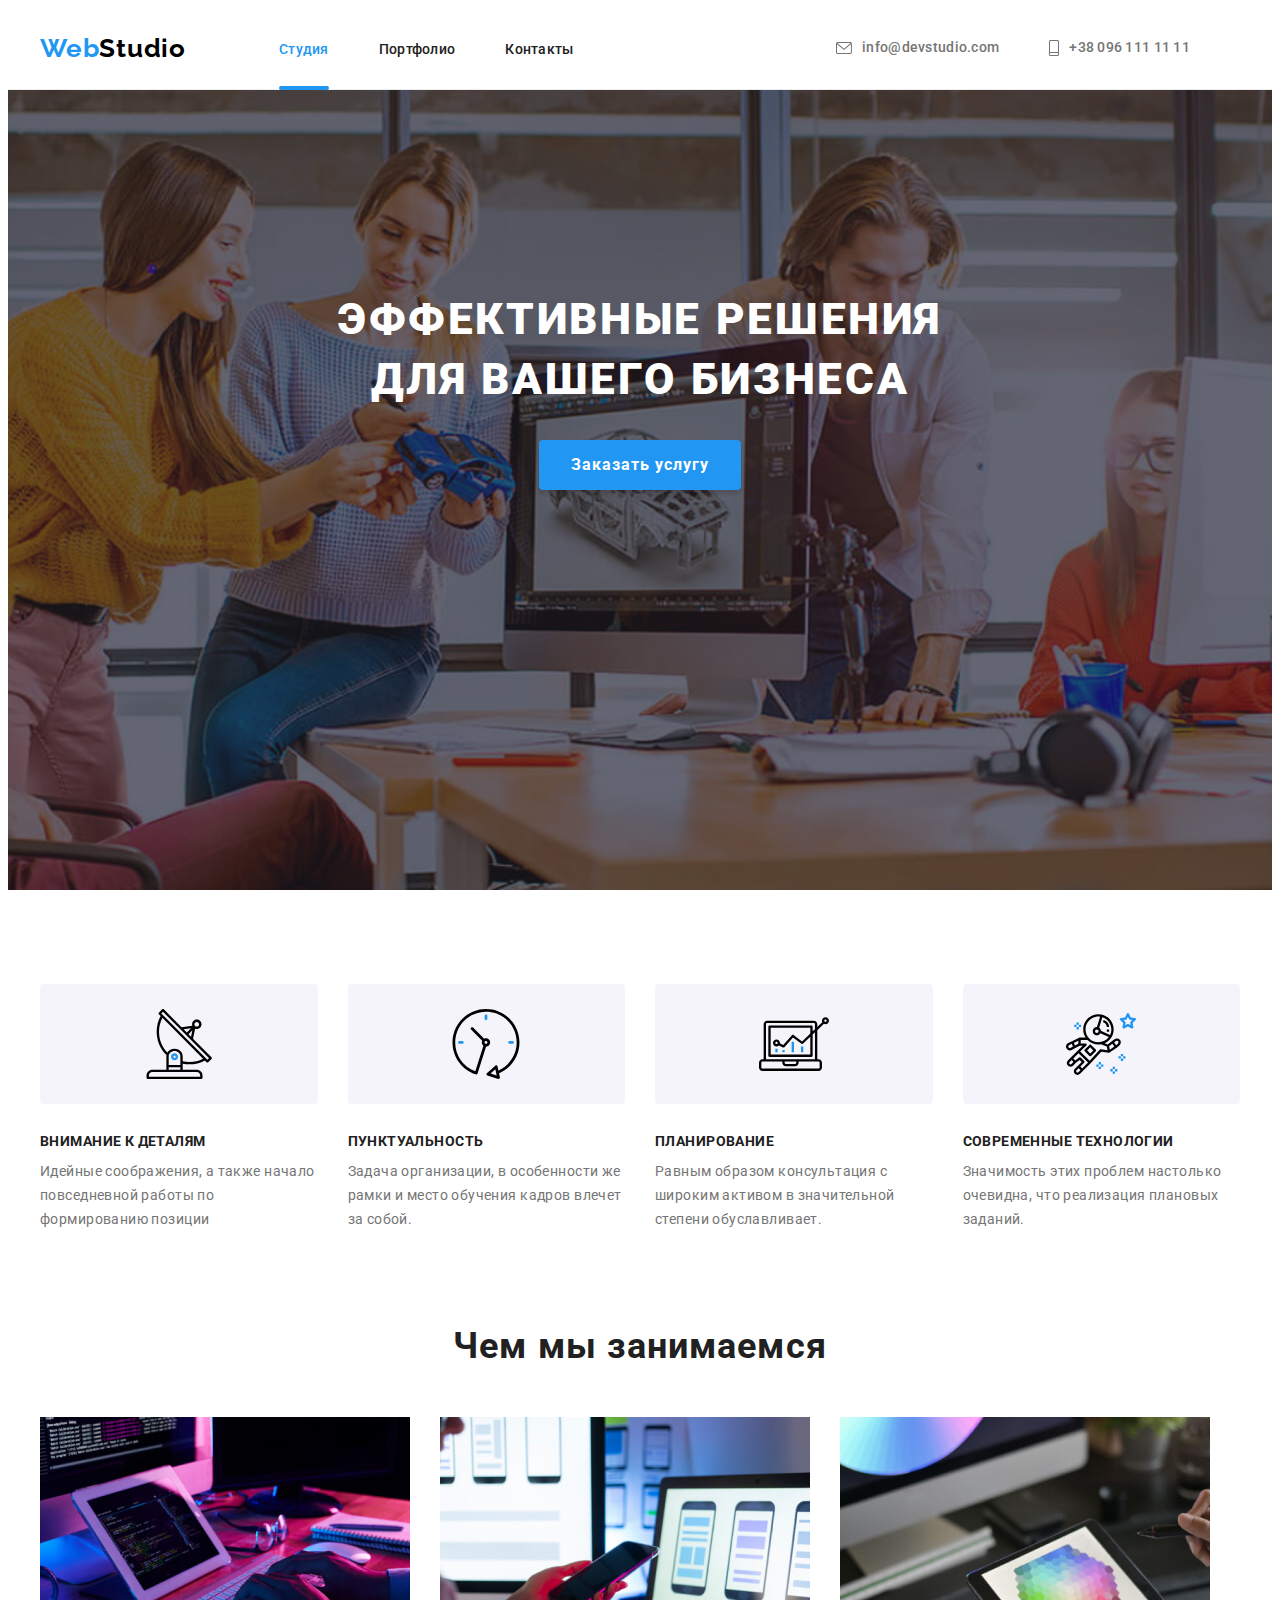
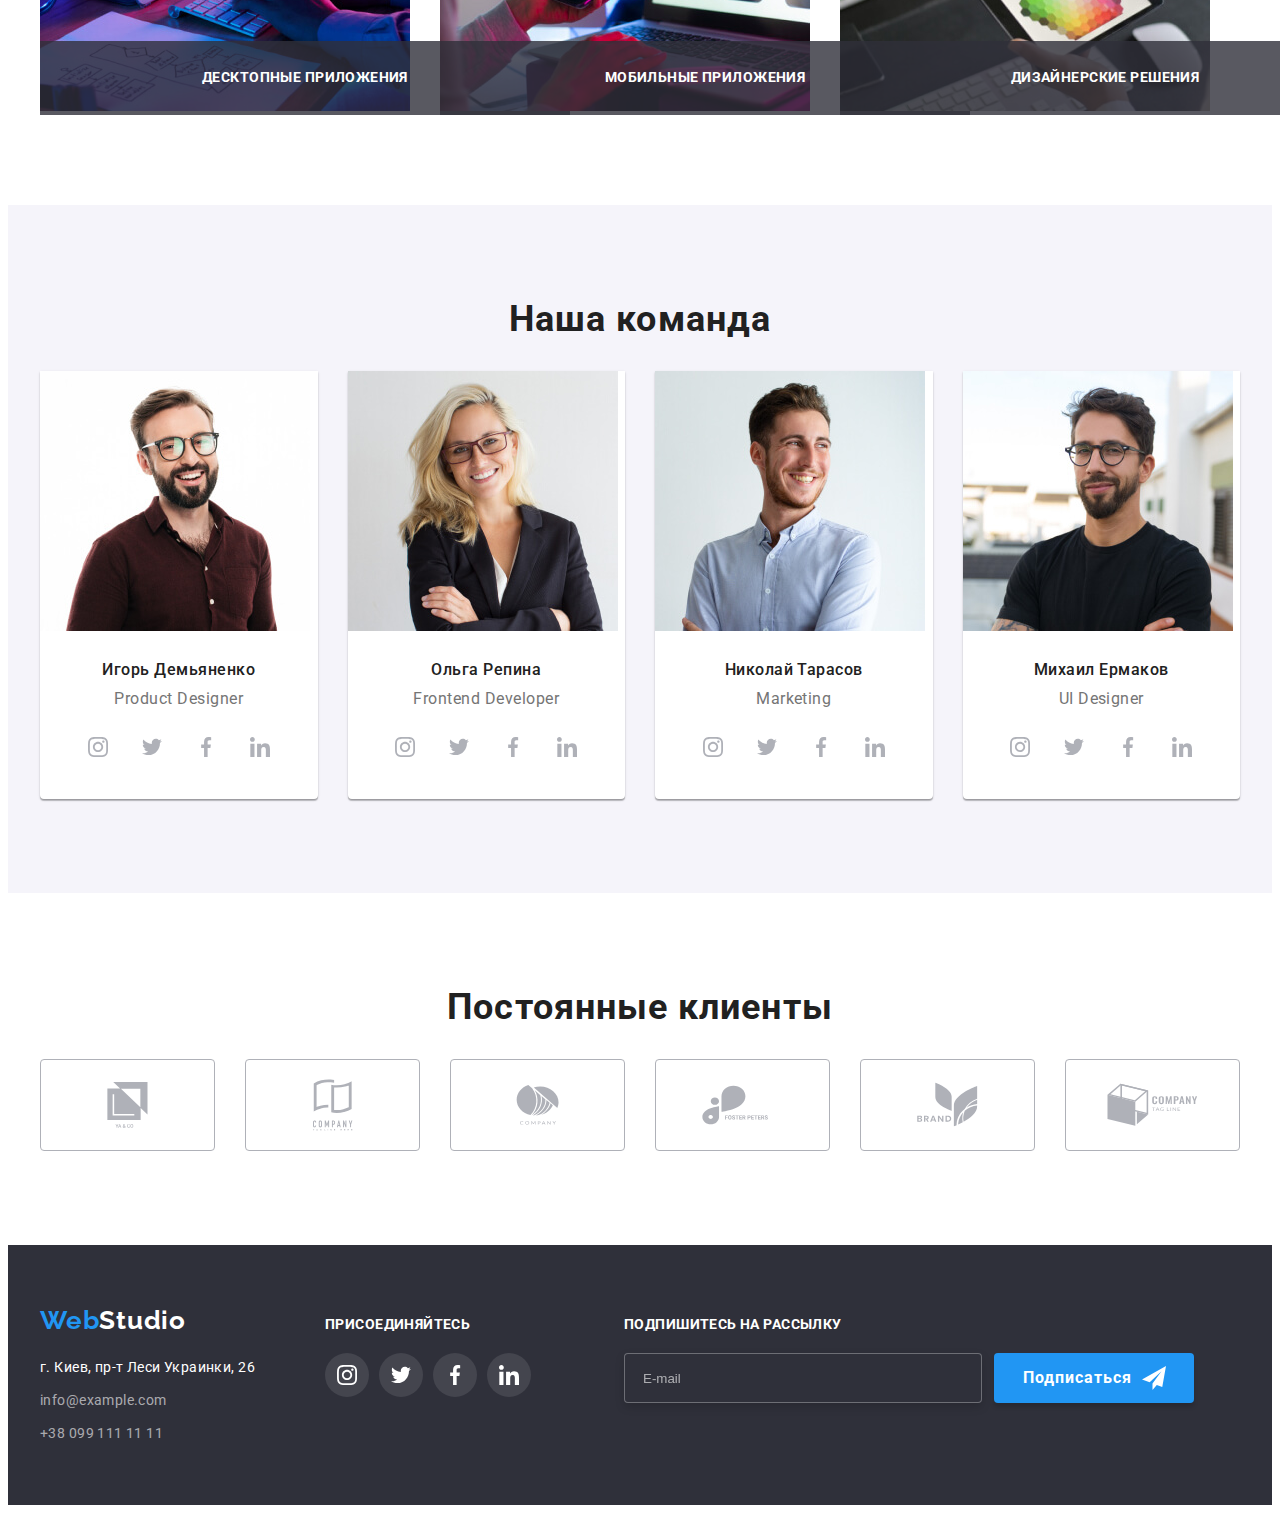
<file: index.html>
<!DOCTYPE html>
<html lang="en">
  <head>
    <meta charset="UTF-8" />
    <meta http-equiv="X-UA-Compatible" content="IE=edge" />
    <meta name="viewport" content="width=device-width, initial-scale=1.0" />
    <title>Document</title>
    <link rel="preconnect" href="https://fonts.gstatic.com" />
    <link
      href="https://fonts.googleapis.com/css2?family=Raleway:wght@700&family=Roboto:wght@400;500;700;900&display=swap"
      rel="stylesheet"
    />
    <link
      rel="stylesheet"
      href="https://cdnjs.cloudflare.com/ajax/libs/modern-normalize/1.1.0/modern-normalize.min.css"
      integrity="sha512-wpPYUAdjBVSE4KJnH1VR1HeZfpl1ub8YT/NKx4PuQ5NmX2tKuGu6U/JRp5y+Y8XG2tV+wKQpNHVUX03MfMFn9Q=="
      crossorigin="anonymous"
      referrerpolicy="no-referrer"
    />
    <link rel="stylesheet" href="./css/main.min.css" />
  </head>
  <body>
    <!--Header-->
    <header class="header">
      <div class="container header-container">
        <a class="header__logo logo link" href="/"
          ><span class="logo__web">Web</span>Studio</a
        >
        <nav class="navigation">
          <ul class="menu__list list">
            <li class="menu__item">
              <a class="menu__link link current" href="./index.html">Студия</a>
            </li>
            <li class="menu__item">
              <a class="menu__link link" href="./portfolio.html">Портфолио</a>
            </li>
            <li class="menu__item">
              <a class="menu__link link" href="/Контакты">Контакты</a>
            </li>
          </ul>
        </nav>
        <button class="burger-btn" data-menu-open>
          <svg class="burger-btn__icon">
            <use href="./images/symbol-defs.svg#icon-burger-btn"></use>
          </svg>
        </button>
        <ul class="header__contacts list">
          <li class="header__contacts-item">
            <a class="contacts__link link" href="/info@devstudio.com">
              <svg class="contacts__icon" width="16px" height="12px">
                <use href="./images/symbol-defs.svg#icon-mail"></use>
              </svg>
              info@devstudio.com</a
            >
          </li>
          <li class="header__contacts-item">
            <a class="contacts__link link" href="/+380961111111">
              <svg class="contacts__icon" width="10px" height="16px">
                <use href="./images/symbol-defs.svg#icon-mobile"></use>
              </svg>
              +38 096 111 11 11</a
            >
          </li>
        </ul>
      </div>
      <div class="mobile-menu" data-menu is-open>
        <div class="container mobile-menu__container">
        <button class="close-btn mobile-menu__close-btn" data-menu-close>
          <svg class="close-btn__icon">
            <use href="./images/symbol-defs.svg#icon-vector"></use>
          </svg>
        </button>
        <ul class="nav-list list">
          <li class="nav-list__item">
            <a href="./index.html" class="nav-list__link link">Студия</a>
          </li>
          <li class="nav-list__item">
            <a href="./portfolio.html" class="nav-list__link link">Портфолио</a>
          </li>
          <li class="nav-list__item">
            <a href="/Контакты" class="nav-list__link link">Контакты</a>
          </li>
        </ul>
        <div class="mobile-box">
        <ul class="mobile-contacts list">
          <li class="mobile-contacts__item">
            <a href="/+380961111111" class="mobile-contacts__link-tel link">+38 096 111 11 11</a>
          </li>
          <li class="mobile-contacts__item">
            <a href="/info@devstudio.com" class="mobile-contacts__link-mail link">info@devstudio.com</a>
          </li>
        </ul>
        <ul class="mobile-social list">
          <li class="mobile-social__item">
            <a href="/Instagram" class="mobile-social__link link">Instagram
            </a>
          </li>
          <li class="mobile-social__item">
            <a href="/Twitter" class="mobile-social__link link">Twitter
            </a>
          </li>
          <li class="mobile-social__item">
            <a href="/Facebook" class="mobile-social__link link">Facebook
            </a>
          </li>
          <li class="mobile-social__item">
            <a href="/LinkedIn" class="mobile-social__link link">LinkedIn
            </a>
          </li>
        </ul>
        </div>
        </div>
      </div>
    </header>
    <main>
      <!--Hero-->
      <section class="hero">
        <h1 class="hero__title">Эффективные решения для вашего бизнеса</h1>
        <button class="hero__button" type="button" data-modal-open>
          Заказать услугу
        </button>
      </section>
      <!-- About-->
      <section class="section">
        <div class="container features">
          <h2 class="visually-hidden">Преимущества компании</h2>
          <ul class="features__list list">
            <li class="features__item">
              <div class="features__box">
                <svg class="features__icon">
                  <use href="./images/symbol-defs.svg#icon-antena"></use>
                </svg>
              </div>
              <h3 class="features__title">Внимание к деталям</h3>
              <p class="features__desc">
                Идейные соображения, а также начало повседневной работы по
                формированию позиции
              </p>
            </li>
            <li class="features__item">
              <div class="features__box">
                <svg class="features__icon">
                  <use href="./images/symbol-defs.svg#icon-clock"></use>
                </svg>
              </div>
              <h3 class="features__title">Пунктуальность</h3>
              <p class="features__desc">
                Задача организации, в особенности же рамки и место обучения
                кадров влечет за собой.
              </p>
            </li>
            <li class="features__item">
              <div class="features__box">
                <svg class="features__icon">
                  <use href="./images/symbol-defs.svg#icon-diagram"></use>
                </svg>
              </div>
              <h3 class="features__title">Планирование</h3>
              <p class="features__desc">
                Равным образом консультация с широким активом в значительной
                степени обуславливает.
              </p>
            </li>
            <li class="features__item">
              <div class="features__box">
                <svg class="features__icon">
                  <use href="./images/symbol-defs.svg#icon-astronaut"></use>
                </svg>
              </div>
              <h3 class="features__title">Современные технологии</h3>
              <p class="features__desc">
                Значимость этих проблем настолько очевидна, что реализация
                плановых заданий.
              </p>
            </li>
          </ul>
        </div>
      </section>
      <!--Чем мы занимаемся-->
      <section class="section about">
        <div class="container">
          <h2 class="title">Чем мы занимаемся</h2>
          <ul class="about__list list">
            <li class="about__item">
              <div class="about__thumb">
                <picture>
                <source
                  media="(min-width: 1200px)"
                  srcset="
                    ./images/about-img/about1-desktop-1x.jpg 1x,
                    ./images/about-img/about1-desktop-2x.jpg 2x
                  "
                />
                <source
                  media="(min-width: 1200px)"
                  srcset="
                    ./images/about-img/about1-desktop-1x.webp 1x,
                    ./images/about-img/about1-desktop-2x.webp 2x
                  "
                  type="image/webp"
                />
                <img
                  class="about__img"
                  src="#"
                  alt="Сотрудник набирает текст на клавиатуре"
                  width="370"
                  height="294"
                />
                </picture>
                <div class="about__label">Десктопные приложения</div>
              </div>
            </li>
            <li class="about__item">
              <div class="about__thumb">
                <picture>
                <source
                  media="(min-width: 1200px)"
                  srcset="
                    ./images/about-img/about2-desktop-1x.jpg 1x,
                    ./images/about-img/about2-desktop-2x.jpg 2x
                  "
                />
                <source
                  media="(min-width: 1200px)"
                  srcset="
                    ./images/about-img/about2-desktop-1x.webp 1x,
                    ./images/about-img/about2-desktop-2x.webp 2x
                  "
                  type="image/webp"
                />
                <img
                  class="about__img"
                  src="#"
                  alt="Сотрудник выбирает разметку макета"
                  width="370"
                  height="294"
                />
                </picture>
                <div class="about__label">Мобильные приложения</div>
              </div>
            </li>
            <li class="about__item">
              <div class="about__thumb">
                <picture>
                <source
                  media="(min-width: 1200px)"
                  srcset="
                    ./images/about-img/about3-desktop-1x.jpg 1x,
                    ./images/about-img/about3-desktop-2x.jpg 2x
                  "
                />
                <source
                  media="(min-width: 1200px)"
                  srcset="
                    ./images/about-img/about3-desktop-1x.webp 1x,
                    ./images/about-img/about3-desktop-2x.webp 2x
                  "
                  type="image/webp"
                />
                <img
                  class="about__img"
                  src="#"
                  alt="Сотрудник рассматривает цветовую гамму"
                  width="370"
                  height="294"
                />
                </picture>
                <div class="about__label">Дизайнерские решения</div>
              </div>
            </li>
          </ul>
        </div>
      </section>
      <!--Наша команда-->
      <section class="section team">
        <div class="container">
          <h2 class="title mob-tabl-title">Наша команда</h2>
          <ul class="team__list list">
            <li class="team__item">
              <picture>
                <source
                  media="(min-width: 1200px)"
                  srcset="
                    ./images/team-img/team1-desktop-1x.jpg 1x,
                    ./images/team-img/team1-desktop-2x.jpg 2x
                  "
                />
                <source
                  media="(min-width: 1200px)"
                  srcset="
                    ./images/team-img/team1-desktop-1x.webp 1x,
                    ./images/team-img/team1-desktop-2x.webp 2x
                  "
                  type="image/webp"
                />
                <source
                  media="(min-width: 768px)"
                  srcset="
                    ./images/team-img/team1-tablet-1x.jpg 1x,
                    ./images/team-img/team1-tablet-2x.jpg 2x
                  "
                />
                <source
                  media="(min-width: 768px)"
                  srcset="
                    ./images/team-img/team1-tablet-1x.webp 1x,
                    ./images/team-img/team1-tablet-2x.webp 2x
                  "
                  type="image/webp"
                />
                <source
                  media="(min-width: 280px)"
                  srcset="
                    ./images/team-img/team1-mob-1x.jpg 1x,
                    ./images/team-img/team1-mob-2x.jpg 2x
                  "
                />
                <source
                  media="(min-width: 280px)"
                  srcset="
                    ./images/team-img/team1-mob-1x.webp 1x,
                    ./images/team-img/team1-mob-2x.webp 2x
                  "
                  type="image/webp"
                />
                <img class="team__img" src="#" alt="Игорь Демьяненко" />
              </picture>
              <div class="team__text">
                <p class="team__name">Игорь Демьяненко</p>
                <p class="team__position">Product Designer</p>
              </div>
              <ul class="team__social list">
                <li class="team__social-item">
                  <a class="social__link-icon team-icon link" href="">
                    <svg class="social__icon">
                      <use href="./images/symbol-defs.svg#icon-instagram"></use>
                    </svg>
                  </a>
                </li>
                <li class="team__social-item">
                  <a class="social__link-icon team-icon link" href="">
                    <svg class="social__icon">
                      <use href="./images/symbol-defs.svg#icon-twitter"></use>
                    </svg>
                  </a>
                </li>
                <li class="team__social-item">
                  <a class="social__link-icon team-icon link" href="">
                    <svg class="social__icon">
                      <use href="./images/symbol-defs.svg#icon-facebook"></use>
                    </svg>
                  </a>
                </li>
                <li class="team__social-item">
                  <a class="social__link-icon team-icon link" href="">
                    <svg class="social__icon">
                      <use href="./images/symbol-defs.svg#icon-linkedin"></use>
                    </svg>
                  </a>
                </li>
              </ul>
            </li>
            <li class="team__item">
              <picture>
                <source
                  media="(min-width: 1200px)"
                  srcset="
                    ./images/team-img/team2-desktop-1x.jpg 1x,
                    ./images/team-img/team2-desktop-2x.jpg 2x
                  "
                />
                <source
                  media="(min-width: 1200px)"
                  srcset="
                    ./images/team-img/team2-desktop-1x.webp 1x,
                    ./images/team-img/team2-desktop-2x.webp 2x
                  "
                  type="image/webp"
                />
                <source
                  media="(min-width: 768px)"
                  srcset="
                    ./images/team-img/team2-tablet-1x.jpg 1x,
                    ./images/team-img/team2-tablet-2x.jpg 2x
                  "
                />
                <source
                  media="(min-width: 768px)"
                  srcset="
                    ./images/team-img/team2-tablet-1x.webp 1x,
                    ./images/team-img/team2-tablet-2x.webp 2x
                  "
                  type="image/webp"
                />
                <source
                  media="(min-width: 280px)"
                  srcset="
                    ./images/team-img/team2-mob-1x.jpg 1x,
                    ./images/team-img/team2-mob-2x.jpg 2x
                  "
                />
                <source
                  media="(min-width: 280px)"
                  srcset="
                    ./images/team-img/team2-mob-1x.webp 1x,
                    ./images/team-img/team2-mob-2x.webp 2x
                  "
                  type="image/webp"
                />
                <img class="team__img" src="#" alt="Ольга Репина" />
              </picture>
              <div class="team__text">
                <p class="team__name">Ольга Репина</p>
                <p class="team__position">Frontend Developer</p>
              </div>
              <ul class="team__social list">
                <li class="team__social-item">
                  <a class="social__link-icon team-icon link" href="">
                    <svg class="social__icon">
                      <use href="./images/symbol-defs.svg#icon-instagram"></use>
                    </svg>
                  </a>
                </li>
                <li class="team__social-item">
                  <a class="social__link-icon team-icon link" href="">
                    <svg class="social__icon">
                      <use href="./images/symbol-defs.svg#icon-twitter"></use>
                    </svg>
                  </a>
                </li>
                <li class="team__social-item">
                  <a class="social__link-icon team-icon link" href="">
                    <svg class="social__icon">
                      <use href="./images/symbol-defs.svg#icon-facebook"></use>
                    </svg>
                  </a>
                </li>
                <li class="team__social-item">
                  <a class="social__link-icon team-icon link" href="">
                    <svg class="social__icon">
                      <use href="./images/symbol-defs.svg#icon-linkedin"></use>
                    </svg>
                  </a>
                </li>
              </ul>
            </li>
            <li class="team__item">
              <picture>
                <source
                  media="(min-width: 1200px)"
                  srcset="
                    ./images/team-img/team3-desktop-1x.jpg 1x,
                    ./images/team-img/team3-desktop-2x.jpg 2x
                  "
                />
                <source
                  media="(min-width: 1200px)"
                  srcset="
                    ./images/team-img/team3-desktop-1x.webp 1x,
                    ./images/team-img/team3-desktop-2x.webp 2x
                  "
                  type="image/webp"
                />
                <source
                  media="(min-width: 768px)"
                  srcset="
                    ./images/team-img/team3-tablet-1x.jpg 1x,
                    ./images/team-img/team3-tablet-2x.jpg 2x
                  "
                />
                <source
                  media="(min-width: 768px)"
                  srcset="
                    ./images/team-img/team3-tablet-1x.webp 1x,
                    ./images/team-img/team3-tablet-2x.webp 2x
                  "
                  type="image/webp"
                />
                <source
                  media="(min-width: 280px)"
                  srcset="
                    ./images/team-img/team3-mob-1x.jpg 1x,
                    ./images/team-img/team3-mob-2x.jpg 2x
                  "
                />
                <source
                  media="(min-width: 280px)"
                  srcset="
                    ./images/team-img/team3-mob-1x.webp 1x,
                    ./images/team-img/team3-mob-2x.webp 2x
                  "
                  type="image/webp"
                />
                <img class="team__img" src="#" alt="Николай Тарасов" />
              </picture>
              <div class="team__text">
                <p class="team__name">Николай Тарасов</p>
                <p class="team__position">Marketing</p>
              </div>
              <ul class="team__social list">
                <li class="team__social-item">
                  <a class="social__link-icon team-icon link" href="">
                    <svg class="social__icon">
                      <use href="./images/symbol-defs.svg#icon-instagram"></use>
                    </svg>
                  </a>
                </li>
                <li class="team__social-item">
                  <a class="social__link-icon team-icon link" href="">
                    <svg class="social__icon">
                      <use href="./images/symbol-defs.svg#icon-twitter"></use>
                    </svg>
                  </a>
                </li>
                <li class="team__social-item">
                  <a class="social__link-icon team-icon link" href="">
                    <svg class="social__icon">
                      <use href="./images/symbol-defs.svg#icon-facebook"></use>
                    </svg>
                  </a>
                </li>
                <li class="team__social-item">
                  <a class="social__link-icon team-icon link" href="">
                    <svg class="social__icon">
                      <use href="./images/symbol-defs.svg#icon-linkedin"></use>
                    </svg>
                  </a>
                </li>
              </ul>
            </li>
            <li class="team__item">
              <picture>
                <source
                  media="(min-width: 1200px)"
                  srcset="
                    ./images/team-img/team4-desktop-1x.jpg 1x,
                    ./images/team-img/team4-desktop-2x.jpg 2x
                  "
                />
                <source
                  media="(min-width: 1200px)"
                  srcset="
                    ./images/team-img/team4-desktop-1x.webp 1x,
                    ./images/team-img/team4-desktop-2x.webp 2x
                  "
                  type="image/webp"
                />
                <source
                  media="(min-width: 768px)"
                  srcset="
                    ./images/team-img/team4-tablet-1x.jpg 1x,
                    ./images/team-img/team4-tablet-2x.jpg 2x
                  "
                />
                <source
                  media="(min-width: 768px)"
                  srcset="
                    ./images/team-img/team4-tablet-1x.webp 1x,
                    ./images/team-img/team4-tablet-2x.webp 2x
                  "
                  type="image/webp"
                />
                <source
                  media="(min-width: 280px)"
                  srcset="
                    ./images/team-img/team4-mob-1x.jpg 1x,
                    ./images/team-img/team4-mob-2x.jpg 2x
                  "
                />
                <source
                  media="(min-width: 280px)"
                  srcset="
                    ./images/team-img/team4-mob-1x.webp 1x,
                    ./images/team-img/team4-mob-2x.webp 2x
                  "
                  type="image/webp"
                />
                <img class="team__img" src="#" alt="Михаил Ермаков" />
              </picture>
              <div class="team__text">
                <p class="team__name">Михаил Ермаков</p>
                <p class="team__position">UI Designer</p>
              </div>
              <ul class="team__social list">
                <li class="team__social-item">
                  <a class="social__link-icon team-icon link" href="">
                    <svg class="social__icon">
                      <use href="./images/symbol-defs.svg#icon-instagram"></use>
                    </svg>
                  </a>
                </li>
                <li class="team__social-item">
                  <a class="social__link-icon team-icon link" href="">
                    <svg class="social__icon">
                      <use href="./images/symbol-defs.svg#icon-twitter"></use>
                    </svg>
                  </a>
                </li>
                <li class="team__social-item">
                  <a class="social__link-icon team-icon link" href="">
                    <svg class="social__icon">
                      <use href="./images/symbol-defs.svg#icon-facebook"></use>
                    </svg>
                  </a>
                </li>
                <li class="team__social-item">
                  <a class="social__link-icon team-icon link" href="">
                    <svg class="social__icon">
                      <use href="./images/symbol-defs.svg#icon-linkedin"></use>
                    </svg>
                  </a>
                </li>
              </ul>
            </li>
          </ul>
        </div>
      </section>
      <!-----Постоянные клиенты-------->
      <section class="section customer">
        <div class="container">
          <h2 class="title mob-tabl-title">Постоянные клиенты</h2>
          <ul class="customer__list list">
            <li class="customer__item">
              <a class="customer__link link" href="">
                <svg class="customer__icon" width="41px" height="46px">
                  <use href="./images/symbol-defs.svg#icon-group-1"></use>
                </svg>
              </a>
            </li>
            <li class="customer__item">
              <a class="customer__link link" href="">
                <svg class="customer__icon" width="40px" height="52px">
                  <use href="./images/symbol-defs.svg#icon-group-2"></use>
                </svg>
              </a>
            </li>
            <li class="customer__item">
              <a class="customer__link link" href="">
                <svg class="customer__icon" width="43px" height="41px">
                  <use href="./images/symbol-defs.svg#icon-group-3"></use>
                </svg>
              </a>
            </li>
            <li class="customer__item">
              <a class="customer__link link" href="">
                <svg class="customer__icon" width="84px" height="40px">
                  <use href="./images/symbol-defs.svg#icon-group-4"></use>
                </svg>
              </a>
            </li>
            <li class="customer__item">
              <a class="customer__link link" href="">
                <svg class="customer__icon" width="65px" height="45px">
                  <use href="./images/symbol-defs.svg#icon-group-5"></use>
                </svg>
              </a>
            </li>
            <li class="customer__item">
              <a class="customer__link link" href="">
                <svg class="customer__icon" width="93px" height="43px">
                  <use href="./images/symbol-defs.svg#icon-group-6"></use>
                </svg>
              </a>
            </li>
          </ul>
        </div>
      </section>
    </main>
    <footer class="footer-container">
      <div class="container footer-box">
        <div class="footer-box-tablet">
        <div class="address-container">
          <a class="footer__logo logo link" href="WebStudio"
            ><span class="logo__web">Web</span>Studio</a
          >
          <address class="address">
            <ul class="address__list list">
              <li class="address__item">
                г. Киев, пр-т Леси Украинки, 26
              </li>
              <li class="address__item">
                <a class="address__link link" href="mailto:info@example.com"
                  >info@example.com</a
                >
              </li>
              <li class="address__item">
                <a class="address__link link" href="tel:+380991111111"
                  >+38 099 111 11 11</a
                >
              </li>
            </ul>
          </address>
        </div>
        <div class="social">
          <h3 class="social__title">присоединяйтесь</h3>
          <ul class="social__list list">
            <li class="social__item">
              <a class="social__link-icon footer-icon" href="">
                <svg class="social__icon">
                  <use href="./images/symbol-defs.svg#icon-instagram"></use>
                </svg>
              </a>
            </li>
            <li class="social__item">
              <a class="social__link-icon footer-icon" href="">
                <svg class="social__icon">
                  <use href="./images/symbol-defs.svg#icon-twitter"></use>
                </svg>
              </a>
            </li>
            <li class="social__item">
              <a class="social__link-icon footer-icon" href="">
                <svg class="social__icon">
                  <use href="./images/symbol-defs.svg#icon-facebook"></use>
                </svg>
              </a>
            </li>
            <li class="social__item">
              <a class="social__link-icon footer-icon" href="">
                <svg class="social__icon">
                  <use href="./images/symbol-defs.svg#icon-linkedin"></use>
                </svg>
              </a>
            </li>
          </ul>
        </div>
        </div>
        <div class="footer__form">
          <h3 class="social__title">Подпишитесь на рассылку</h3>
          <form class="footer__form-mail">
            <label class="footer__label">
              <input
                type="email"
                name="user-email"
                placeholder="E-mail"
                class="footer__input"
              />
            </label>
          <button class="footer-button" type="submit">Подписаться
            <svg class="form__icon">
              <use href="./images/icons.svg#icon-send"></use>
            </svg>
          </button>
        </div>
      </div>
    </footer>

    <div class="backdrop is-hidden" data-modal>
      <div class="modal">
        <button class="close-btn" type="button" data-modal-close>
          <svg class="backdrop-icon">
            <use href="./images/symbol-defs.svg#icon-vector"></use>
          </svg>
        </button>
        <form action="#" class="modal-form">
          <p class="modal-form-title">
            Оставьте свои данные, мы вам перезвоним
          </p>
          <label class="modal-form-label">
            Имя
            <span class="modal-form-box">
              <input type="text" name="user-name" class="modal-form-input" />
              <svg class="modal-form-icon">
                <use href="./images/icons.svg#icon-name"></use>
              </svg>
            </span>
          </label>
          <label class="modal-form-label">
            Телефон
            <span class="modal-form-box">
              <input type="tel" name="user-phone" class="modal-form-input" />
              <svg class="modal-form-icon">
                <use href="./images/icons.svg#icon-tel"></use>
              </svg>
            </span>
          </label>
          <label class="modal-form-label">
            Почта
            <span class="modal-form-box">
              <input type="email" name="user-email" class="modal-form-input" />
              <svg class="modal-form-icon">
                <use href="./images/icons.svg#icon-mail"></use>
              </svg>
            </span>
          </label>
          <label class="modal-form-label">
            Комментарий
            <textarea
              class="modal-feedback"
              name="user-message"
              placeholder="Введите текст"
            ></textarea>
          </label>
          <label>
            <input
              type="checkbox"
              class="modal-form-checkbox visually-hidden"
              name="policy"
              id="policy"
            />
            <label for="policy" class="modal-form-checkbox-label"
              >Соглашаюсь с рассылкой и принимаю&nbsp;
              <a href="#" class="modal-form-link">Условия договора</a></label
            >
          </label>
          <button class="modal-form-btn" type="submit">Отправить</button>
        </form>
      </div>
    </div>

    <script src="./js/modal.js"></script>
    <script src="./js/menu.js"></script>
  </body>
</html>
</file>
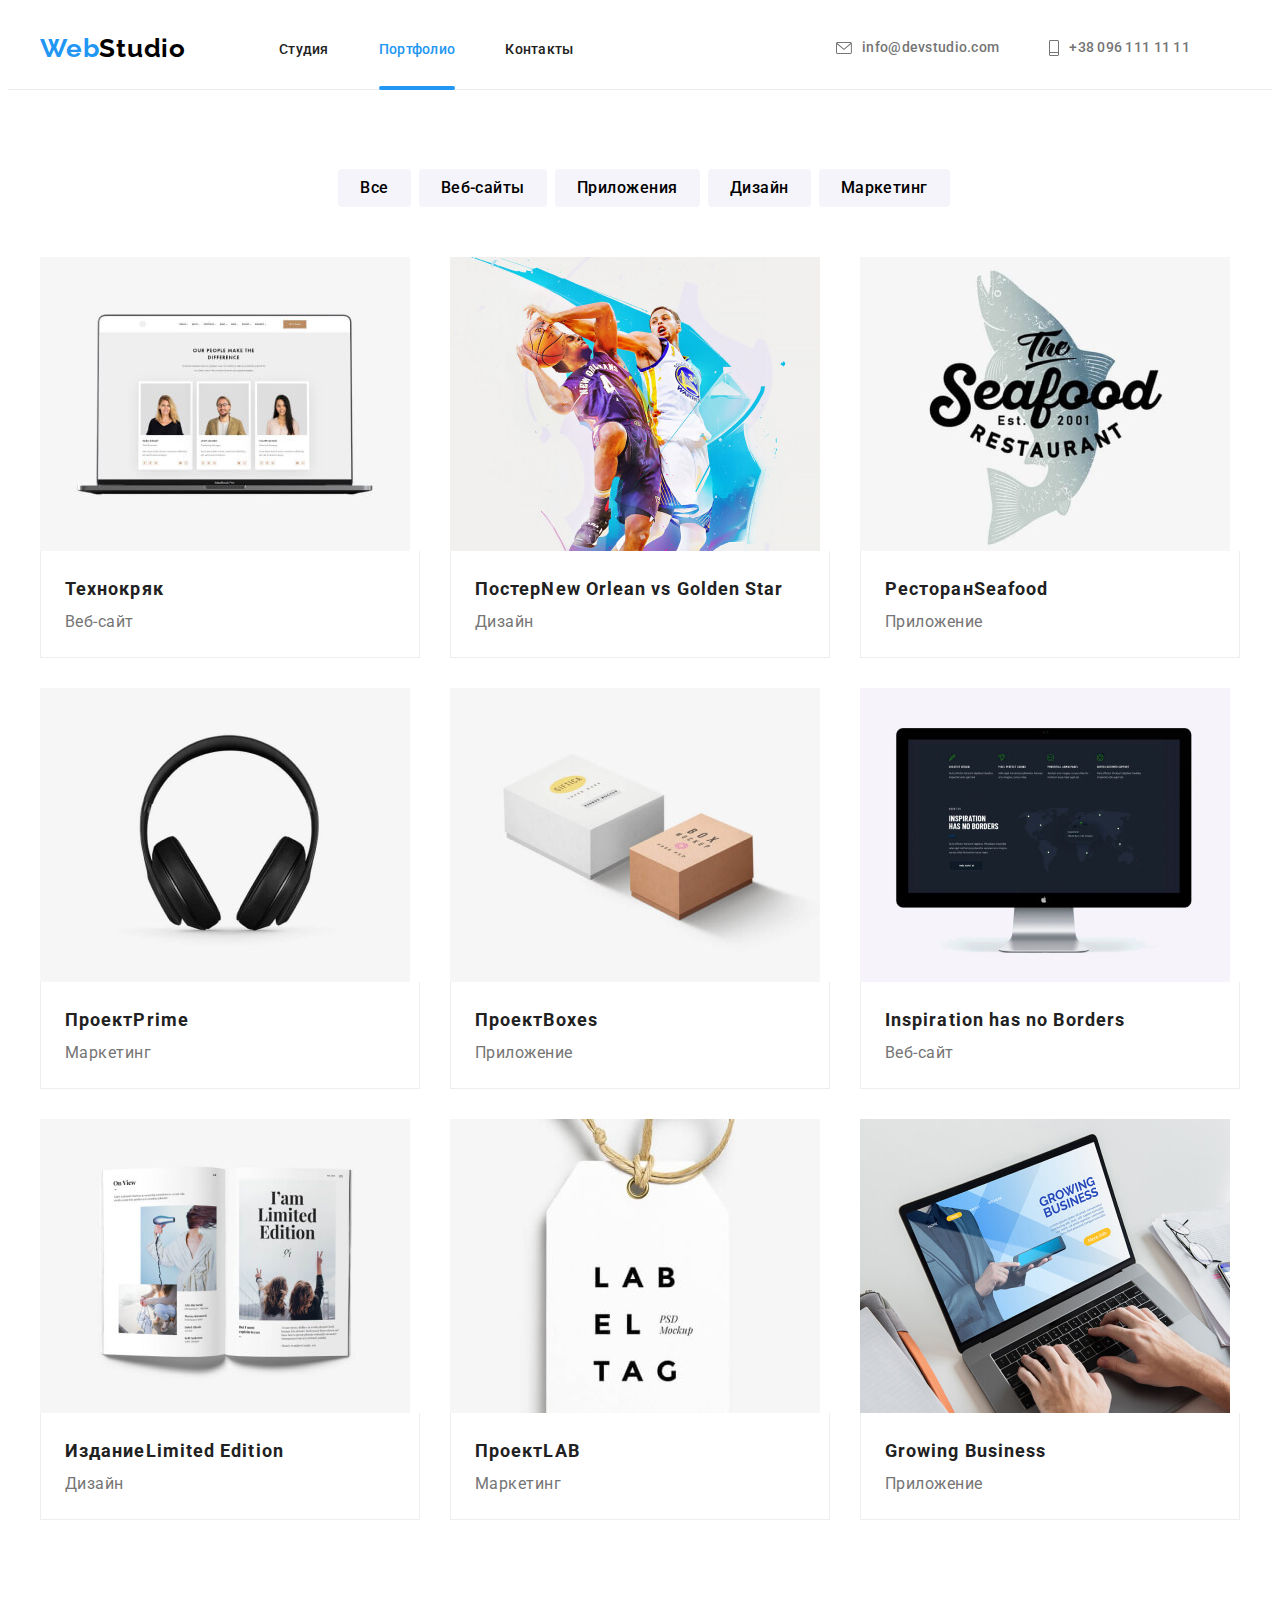
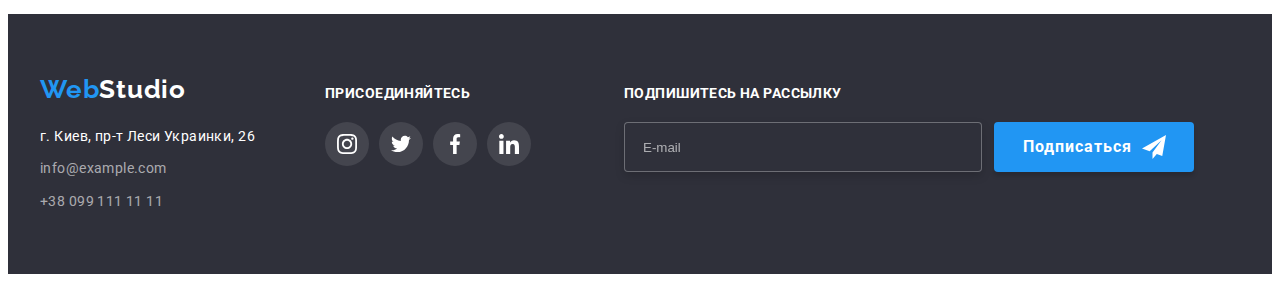
<file: portfolio.html>
<!DOCTYPE html>
<html lang="en">
  <head>
    <meta charset="UTF-8" />
    <meta http-equiv="X-UA-Compatible" content="IE=edge" />
    <meta name="viewport" content="width=device-width, initial-scale=1.0" />
    <title>Document</title>
    <link rel="preconnect" href="https://fonts.gstatic.com" />
    <link
      href="https://fonts.googleapis.com/css2?family=Raleway:wght@700&family=Roboto:wght@400;500;700;900&display=swap"
      rel="stylesheet"
    />
    <link
      rel="stylesheet"
      href="https://cdnjs.cloudflare.com/ajax/libs/modern-normalize/1.1.0/modern-normalize.min.css"
      integrity="sha512-wpPYUAdjBVSE4KJnH1VR1HeZfpl1ub8YT/NKx4PuQ5NmX2tKuGu6U/JRp5y+Y8XG2tV+wKQpNHVUX03MfMFn9Q=="
      crossorigin="anonymous"
      referrerpolicy="no-referrer"
    />
    <link rel="stylesheet" href="./css/main.min.css" />
  </head>
  <body>
    <header class="header">
      <div class="container header-container">
        <a class="header__logo logo link" href="/"
          ><span class="logo__web">Web</span>Studio</a
        >
        <nav class="navigation">
          <ul class="menu__list list">
            <li class="menu__item">
              <a class="menu__link link" href="./index.html">Студия</a>
            </li>
            <li class="menu__item">
              <a class="menu__link link current" href="./portfolio.html">Портфолио</a>
            </li>
            <li class="menu__item">
              <a class="menu__link link" href="/Контакты">Контакты</a>
            </li>
          </ul>
        </nav>
        <button class="burger-btn" data-menu-open>
          <svg class="burger-btn__icon">
            <use href="./images/symbol-defs.svg#icon-burger-btn"></use>
          </svg>
        </button>
        <ul class="header__contacts list">
          <li class="header__contacts-item">
            <a class="contacts__link link" href="/info@devstudio.com">
              <svg class="contacts__icon" width="16px" height="12px">
                <use href="./images/symbol-defs.svg#icon-mail"></use>
              </svg>
              info@devstudio.com</a
            >
          </li>
          <li class="header__contacts-item">
            <a class="contacts__link link" href="/+380961111111">
              <svg class="contacts__icon" width="10px" height="16px">
                <use href="./images/symbol-defs.svg#icon-mobile"></use>
              </svg>
              +38 096 111 11 11</a
            >
          </li>
        </ul>
      </div>
      <div class="mobile-menu" data-menu is-open>
        <div class="container mobile-menu__container">
        <button class="close-btn mobile-menu__close-btn" data-menu-close>
          <svg class="close-btn__icon">
            <use href="./images/symbol-defs.svg#icon-vector"></use>
          </svg>
        </button>
        <ul class="nav-list list">
          <li class="nav-list__item">
            <a href="./index.html" class="nav-list__link link">Студия</a>
          </li>
          <li class="nav-list__item">
            <a href="./portfolio.html" class="nav-list__link link">Портфолио</a>
          </li>
          <li class="nav-list__item">
            <a href="/Контакты" class="nav-list__link link">Контакты</a>
          </li>
        </ul>
        <div class="mobile-box">
        <ul class="mobile-contacts list">
          <li class="mobile-contacts__item">
            <a href="/+380961111111" class="mobile-contacts__link-tel link">+38 096 111 11 11</a>
          </li>
          <li class="mobile-contacts__item">
            <a href="/info@devstudio.com" class="mobile-contacts__link-mail link">info@devstudio.com</a>
          </li>
        </ul>
        <ul class="mobile-social list">
          <li class="mobile-social__item">
            <a href="/Instagram" class="mobile-social__link link">Instagram
            </a>
          </li>
          <li class="mobile-social__item">
            <a href="/Twitter" class="mobile-social__link link">Twitter
            </a>
          </li>
          <li class="mobile-social__item">
            <a href="/Facebook" class="mobile-social__link link">Facebook
            </a>
          </li>
          <li class="mobile-social__item">
            <a href="/LinkedIn" class="mobile-social__link link">LinkedIn
            </a>
          </li>
        </ul>
        </div>
        </div>
      </div>
    </header>
    <main>
      <!--Портфолио-->
      <section class="section">
        <div class="container portfolio-container">
          <h1 hidden>Фильтры</h1>
          <ul class="filter__list list">
            <li class="filter__item">
              <button class="filter-button" type="button">Все</button>
            </li>
            <li class="filter__item">
              <button class="filter-button" type="button">Веб-сайты</button>
            </li>
            <li class="filter__item">
              <button class="filter-button" type="button">Приложения</button>
            </li>
            <li class="filter__item">
              <button class="filter-button" type="button">Дизайн</button>
            </li>
            <li class="filter__item">
              <button class="filter-button" type="button">Маркетинг</button>
            </li>
          </ul>
          <h2 hidden>Портфолио</h2>
          <ul class="portfolio__list list">
            <li class="portfolio__card">
              <a class="portfolio__link link" href="">
                <div class="portfolio__overlay">
                  <picture>
                    <source
                      media="(min-width: 1200px)"
                      srcset="
                        ./images/portfolio-img/portfolio1-desktop-1x.jpg 1x,
                        ./images/portfolio-img/portfolio1-desktop-2x.jpg 2x
                      "
                    />
                    <source
                      media="(min-width: 1200px)"
                      srcset="
                        ./images/portfolio-img/portfolio1-desktop-1x.jpg 1x,
                        ./images/portfolio-img/portfolio1-desktop-2x.jpg 2x
                      "
                      type="image/webp"
                    />
                    <source
                      media="(min-width: 768px)"
                      srcset="
                        ./images/portfolio-img/portfolio1-tablet-1x.jpg 1x,
                        ./images/portfolio-img/portfolio1-tablet-2x.jpg 2x
                      "
                    />
                    <source
                      media="(min-width: 768px)"
                      srcset="
                        ./images/portfolio-img/portfolio1-tablet-1x.jpg 1x,
                        ./images/portfolio-img/portfolio1-tablet-2x.jpg 2x
                      "
                      type="image/webp"
                    />
                    <source
                      media="(min-width: 280px)"
                      srcset="
                        ./images/portfolio-img/portfolio1-mob-1x.jpg 1x,
                        ./images/portfolio-img/portfolio1-mob-2x.jpg 2x
                      "
                    />
                    <source
                      media="(min-width: 280px)"
                      srcset="
                        ./images/portfolio-img/portfolio1-mob-1x.jpg 1x,
                        ./images/portfolio-img/portfolio1-mob-2x.jpg 2x
                      "
                      type="image/webp"
                    />
                    <img src="#" alt="Технокряк" />
                  </picture>
                  <p class="overlay">
                    Технокряк это современная площадка распространения
                    коронавируса. Компании используют эту платформу для
                    цифрового шпионажа и атак на защищённые сервера конкурентов.
                  </p>
                </div>
                <div class="portfolio__text">
                  <h3 class="portfolio__title">Технокряк</h3>
                  <p class="portfolio__txt">Веб-сайт</p>
                </div>
              </a>
            </li>
            <li class="portfolio__card">
              <a class="portfolio__link link" href="">
                <div class="portfolio__overlay">
                  <picture>
                    <source
                      media="(min-width: 1200px)"
                      srcset="
                        ./images/portfolio-img/portfolio2-desktop-1x.jpg 1x,
                        ./images/portfolio-img/portfolio2-desktop-2x.jpg 2x
                      "
                    />
                    <source
                      media="(min-width: 1200px)"
                      srcset="
                        ./images/portfolio-img/portfolio2-desktop-1x.jpg 1x,
                        ./images/portfolio-img/portfolio2-desktop-2x.jpg 2x
                      "
                      type="image/webp"
                    />
                    <source
                      media="(min-width: 768px)"
                      srcset="
                        ./images/portfolio-img/portfolio2-tablet-1x.jpg 1x,
                        ./images/portfolio-img/portfolio2-tablet-2x.jpg 2x
                      "
                    />
                    <source
                      media="(min-width: 768px)"
                      srcset="
                        ./images/portfolio-img/portfolio2-tablet-1x.jpg 1x,
                        ./images/portfolio-img/portfolio2-tablet-2x.jpg 2x
                      "
                      type="image/webp"
                    />
                    <source
                      media="(min-width: 280px)"
                      srcset="
                        ./images/portfolio-img/portfolio2-mob-1x.jpg 1x,
                        ./images/portfolio-img/portfolio2-mob-2x.jpg 2x
                      "
                    />
                    <source
                      media="(min-width: 280px)"
                      srcset="
                        ./images/portfolio-img/portfolio2-mob-1x.jpg 1x,
                        ./images/portfolio-img/portfolio2-mob-2x.jpg 2x
                      "
                      type="image/webp"
                    />
                    <img src="#" alt="Постер New Orlean vs Golden Star" />
                  </picture>
                  <p class="overlay">
                    Технокряк это современная площадка распространения
                    коронавируса. Компании используют эту платформу для
                    цифрового шпионажа и атак на защищённые сервера конкурентов.
                  </p>
                </div>
                <div class="portfolio__text">
                  <h3 class="portfolio__title">
                    Постер<span lang="en">New Orlean vs Golden Star</span>
                  </h3>
                  <p class="portfolio__txt">Дизайн</p>
                </div>
              </a>
            </li>
            <li class="portfolio__card">
              <a class="portfolio__link link" href="">
                <div class="portfolio__overlay">
                  <picture>
                    <source
                      media="(min-width: 1200px)"
                      srcset="
                        ./images/portfolio-img/portfolio3-desktop-1x.jpg 1x,
                        ./images/portfolio-img/portfolio3-desktop-2x.jpg 2x
                      "
                    />
                    <source
                      media="(min-width: 1200px)"
                      srcset="
                        ./images/portfolio-img/portfolio3-desktop-1x.jpg 1x,
                        ./images/portfolio-img/portfolio3-desktop-2x.jpg 2x
                      "
                      type="image/webp"
                    />
                    <source
                      media="(min-width: 768px)"
                      srcset="
                        ./images/portfolio-img/portfolio3-tablet-1x.jpg 1x,
                        ./images/portfolio-img/portfolio3-tablet-2x.jpg 2x
                      "
                    />
                    <source
                      media="(min-width: 768px)"
                      srcset="
                        ./images/portfolio-img/portfolio3-tablet-1x.jpg 1x,
                        ./images/portfolio-img/portfolio3-tablet-2x.jpg 2x
                      "
                      type="image/webp"
                    />
                    <source
                      media="(min-width: 280px)"
                      srcset="
                        ./images/portfolio-img/portfolio3-mob-1x.jpg 1x,
                        ./images/portfolio-img/portfolio3-mob-2x.jpg 2x
                      "
                    />
                    <source
                      media="(min-width: 280px)"
                      srcset="
                        ./images/portfolio-img/portfolio3-mob-1x.jpg 1x,
                        ./images/portfolio-img/portfolio3-mob-2x.jpg 2x
                      "
                      type="image/webp"
                    />
                    <img src="#" alt="Ресторан Seafood" />
                  </picture>
                  <p class="overlay">
                    Технокряк это современная площадка распространения
                    коронавируса. Компании используют эту платформу для
                    цифрового шпионажа и атак на защищённые сервера конкурентов.
                  </p>
                </div>
                <div class="portfolio__text">
                  <h3 class="portfolio__title">
                    Ресторан<span lang="en">Seafood</span>
                  </h3>
                  <p class="portfolio__txt">Приложение</p>
                </div>
              </a>
            </li>
            <li class="portfolio__card">
              <a class="portfolio__link link" href="">
                <div class="portfolio__overlay">
                  <picture>
                    <source
                      media="(min-width: 1200px)"
                      srcset="
                        ./images/portfolio-img/portfolio4-desktop-1x.jpg 1x,
                        ./images/portfolio-img/portfolio4-desktop-2x.jpg 2x
                      "
                    />
                    <source
                      media="(min-width: 1200px)"
                      srcset="
                        ./images/portfolio-img/portfolio4-desktop-1x.jpg 1x,
                        ./images/portfolio-img/portfolio4-desktop-2x.jpg 2x
                      "
                      type="image/webp"
                    />
                    <source
                      media="(min-width: 768px)"
                      srcset="
                        ./images/portfolio-img/portfolio4-tablet-1x.jpg 1x,
                        ./images/portfolio-img/portfolio4-tablet-2x.jpg 2x
                      "
                    />
                    <source
                      media="(min-width: 768px)"
                      srcset="
                        ./images/portfolio-img/portfolio4-tablet-1x.jpg 1x,
                        ./images/portfolio-img/portfolio4-tablet-2x.jpg 2x
                      "
                      type="image/webp"
                    />
                    <source
                      media="(min-width: 280px)"
                      srcset="
                        ./images/portfolio-img/portfolio4-mob-1x.jpg 1x,
                        ./images/portfolio-img/portfolio4-mob-2x.jpg 2x
                      "
                    />
                    <source
                      media="(min-width: 280px)"
                      srcset="
                        ./images/portfolio-img/portfolio4-mob-1x.jpg 1x,
                        ./images/portfolio-img/portfolio4-mob-2x.jpg 2x
                      "
                      type="image/webp"
                    />
                    <img src="#" alt="Проект Prime" />
                  </picture>
                  <p class="overlay">
                    Технокряк это современная площадка распространения
                    коронавируса. Компании используют эту платформу для
                    цифрового шпионажа и атак на защищённые сервера конкурентов.
                  </p>
                </div>
                <div class="portfolio__text">
                  <h3 class="portfolio__title">
                    Проект<span lang="en">Prime</span>
                  </h3>
                  <p class="portfolio__txt">Маркетинг</p>
                </div>
              </a>
            </li>
            <li class="portfolio__card">
              <a class="portfolio__link link" href="">
                <div class="portfolio__overlay">
                  <picture>
                    <source
                      media="(min-width: 1200px)"
                      srcset="
                        ./images/portfolio-img/portfolio5-desktop-1x.jpg 1x,
                        ./images/portfolio-img/portfolio5-desktop-2x.jpg 2x
                      "
                    />
                    <source
                      media="(min-width: 1200px)"
                      srcset="
                        ./images/portfolio-img/portfolio5-desktop-1x.jpg 1x,
                        ./images/portfolio-img/portfolio5-desktop-2x.jpg 2x
                      "
                      type="image/webp"
                    />
                    <source
                      media="(min-width: 768px)"
                      srcset="
                        ./images/portfolio-img/portfolio5-tablet-1x.jpg 1x,
                        ./images/portfolio-img/portfolio5-tablet-2x.jpg 2x
                      "
                    />
                    <source
                      media="(min-width: 768px)"
                      srcset="
                        ./images/portfolio-img/portfolio5-tablet-1x.jpg 1x,
                        ./images/portfolio-img/portfolio5-tablet-2x.jpg 2x
                      "
                      type="image/webp"
                    />
                    <source
                      media="(min-width: 280px)"
                      srcset="
                        ./images/portfolio-img/portfolio5-mob-1x.jpg 1x,
                        ./images/portfolio-img/portfolio5-mob-2x.jpg 2x
                      "
                    />
                    <source
                      media="(min-width: 280px)"
                      srcset="
                        ./images/portfolio-img/portfolio5-mob-1x.jpg 1x,
                        ./images/portfolio-img/portfolio5-mob-2x.jpg 2x
                      "
                      type="image/webp"
                    />
                    <img src="#" alt="Проект Boxes" />
                  </picture>
                  <p class="overlay">
                    Технокряк это современная площадка распространения
                    коронавируса. Компании используют эту платформу для
                    цифрового шпионажа и атак на защищённые сервера конкурентов.
                  </p>
                </div>
                <div class="portfolio__text">
                  <h3 class="portfolio__title">
                    Проект<span lang="en">Boxes</span>
                  </h3>
                  <p class="portfolio__txt">Приложение</p>
                </div>
              </a>
            </li>
            <li class="portfolio__card">
              <a class="portfolio__link link" href="">
                <div class="portfolio__overlay">
                  <picture>
                    <source
                      media="(min-width: 1200px)"
                      srcset="
                        ./images/portfolio-img/portfolio6-desktop-1x.jpg 1x,
                        ./images/portfolio-img/portfolio6-desktop-2x.jpg 2x
                      "
                    />
                    <source
                      media="(min-width: 1200px)"
                      srcset="
                        ./images/portfolio-img/portfolio6-desktop-1x.jpg 1x,
                        ./images/portfolio-img/portfolio6-desktop-2x.jpg 2x
                      "
                      type="image/webp"
                    />
                    <source
                      media="(min-width: 768px)"
                      srcset="
                        ./images/portfolio-img/portfolio6-tablet-1x.jpg 1x,
                        ./images/portfolio-img/portfolio6-tablet-2x.jpg 2x
                      "
                    />
                    <source
                      media="(min-width: 768px)"
                      srcset="
                        ./images/portfolio-img/portfolio6-tablet-1x.jpg 1x,
                        ./images/portfolio-img/portfolio6-tablet-2x.jpg 2x
                      "
                      type="image/webp"
                    />
                    <source
                      media="(min-width: 280px)"
                      srcset="
                        ./images/portfolio-img/portfolio6-mob-1x.jpg 1x,
                        ./images/portfolio-img/portfolio6-mob-2x.jpg 2x
                      "
                    />
                    <source
                      media="(min-width: 280px)"
                      srcset="
                        ./images/portfolio-img/portfolio6-mob-1x.jpg 1x,
                        ./images/portfolio-img/portfolio6-mob-2x.jpg 2x
                      "
                      type="image/webp"
                    />
                    <img src="#" alt="Inspiration has no Borders" />
                  </picture>
                  <p class="overlay">
                    Технокряк это современная площадка распространения
                    коронавируса. Компании используют эту платформу для
                    цифрового шпионажа и атак на защищённые сервера конкурентов.
                  </p>
                </div>
                <div class="portfolio__text">
                  <h3 class="portfolio__title" lang="en">
                    Inspiration has no Borders
                  </h3>
                  <p class="portfolio__txt">Веб-сайт</p>
                </div>
              </a>
            </li>
            <li class="portfolio__card">
              <a class="portfolio__link link" href="">
                <div class="portfolio__overlay">
                  <picture>
                    <source
                      media="(min-width: 1200px)"
                      srcset="
                        ./images/portfolio-img/portfolio7-desktop-1x.jpg 1x,
                        ./images/portfolio-img/portfolio7-desktop-2x.jpg 2x
                      "
                    />
                    <source
                      media="(min-width: 1200px)"
                      srcset="
                        ./images/portfolio-img/portfolio7-desktop-1x.jpg 1x,
                        ./images/portfolio-img/portfolio7-desktop-2x.jpg 2x
                      "
                      type="image/webp"
                    />
                    <source
                      media="(min-width: 768px)"
                      srcset="
                        ./images/portfolio-img/portfolio7-tablet-1x.jpg 1x,
                        ./images/portfolio-img/portfolio7-tablet-2x.jpg 2x
                      "
                    />
                    <source
                      media="(min-width: 768px)"
                      srcset="
                        ./images/portfolio-img/portfolio7-tablet-1x.jpg 1x,
                        ./images/portfolio-img/portfolio7-tablet-2x.jpg 2x
                      "
                      type="image/webp"
                    />
                    <source
                      media="(min-width: 280px)"
                      srcset="
                        ./images/portfolio-img/portfolio7-mob-1x.jpg 1x,
                        ./images/portfolio-img/portfolio7-mob-2x.jpg 2x
                      "
                    />
                    <source
                      media="(min-width: 280px)"
                      srcset="
                        ./images/portfolio-img/portfolio7-mob-1x.jpg 1x,
                        ./images/portfolio-img/portfolio7-mob-2x.jpg 2x
                      "
                      type="image/webp"
                    />
                    <img src="#" alt="Издание Limited Edition" />
                  </picture>
                  <p class="overlay">
                    Технокряк это современная площадка распространения
                    коронавируса. Компании используют эту платформу для
                    цифрового шпионажа и атак на защищённые сервера конкурентов.
                  </p>
                </div>
                <div class="portfolio__text">
                  <h3 class="portfolio__title">
                    Издание<span lang="en">Limited Edition</span>
                  </h3>
                  <p class="portfolio__txt">Дизайн</p>
                </div>
              </a>
            </li>
            <li class="portfolio__card">
              <a class="portfolio__link link" href="">
                <div class="portfolio__overlay">
                  <picture>
                    <source
                      media="(min-width: 1200px)"
                      srcset="
                        ./images/portfolio-img/portfolio8-desktop-1x.jpg 1x,
                        ./images/portfolio-img/portfolio8-desktop-2x.jpg 2x
                      "
                    />
                    <source
                      media="(min-width: 1200px)"
                      srcset="
                        ./images/portfolio-img/portfolio8-desktop-1x.jpg 1x,
                        ./images/portfolio-img/portfolio8-desktop-2x.jpg 2x
                      "
                      type="image/webp"
                    />
                    <source
                      media="(min-width: 768px)"
                      srcset="
                        ./images/portfolio-img/portfolio8-tablet-1x.jpg 1x,
                        ./images/portfolio-img/portfolio8-tablet-2x.jpg 2x
                      "
                    />
                    <source
                      media="(min-width: 768px)"
                      srcset="
                        ./images/portfolio-img/portfolio8-tablet-1x.jpg 1x,
                        ./images/portfolio-img/portfolio8-tablet-2x.jpg 2x
                      "
                      type="image/webp"
                    />
                    <source
                      media="(min-width: 280px)"
                      srcset="
                        ./images/portfolio-img/portfolio8-mob-1x.jpg 1x,
                        ./images/portfolio-img/portfolio8-mob-2x.jpg 2x
                      "
                    />
                    <source
                      media="(min-width: 280px)"
                      srcset="
                        ./images/portfolio-img/portfolio8-mob-1x.jpg 1x,
                        ./images/portfolio-img/portfolio8-mob-2x.jpg 2x
                      "
                      type="image/webp"
                    />
                    <img src="#" alt="Проект LAB" />
                  </picture>
                  <p class="overlay">
                    Технокряк это современная площадка распространения
                    коронавируса. Компании используют эту платформу для
                    цифрового шпионажа и атак на защищённые сервера конкурентов.
                  </p>
                </div>
                <div class="portfolio__text">
                  <h3 class="portfolio__title">
                    Проект<span lang="en">LAB</span>
                  </h3>
                  <p class="portfolio__txt">Маркетинг</p>
                </div>
              </a>
            </li>
            <li class="portfolio__card">
              <a class="portfolio__link link" href="">
                <div class="portfolio__overlay">
                  <picture>
                    <source
                      media="(min-width: 1200px)"
                      srcset="
                        ./images/portfolio-img/portfolio9-desktop-1x.jpg 1x,
                        ./images/portfolio-img/portfolio9-desktop-2x.jpg 2x
                      "
                    />
                    <source
                      media="(min-width: 1200px)"
                      srcset="
                        ./images/portfolio-img/portfolio9-desktop-1x.jpg 1x,
                        ./images/portfolio-img/portfolio9-desktop-2x.jpg 2x
                      "
                      type="image/webp"
                    />
                    <source
                      media="(min-width: 768px)"
                      srcset="
                        ./images/portfolio-img/portfolio9-tablet-1x.jpg 1x,
                        ./images/portfolio-img/portfolio9-tablet-2x.jpg 2x
                      "
                    />
                    <source
                      media="(min-width: 768px)"
                      srcset="
                        ./images/portfolio-img/portfolio9-tablet-1x.jpg 1x,
                        ./images/portfolio-img/portfolio9-tablet-2x.jpg 2x
                      "
                      type="image/webp"
                    />
                    <source
                      media="(min-width: 280px)"
                      srcset="
                        ./images/portfolio-img/portfolio9-mob-1x.jpg 1x,
                        ./images/portfolio-img/portfolio9-mob-2x.jpg 2x
                      "
                    />
                    <source
                      media="(min-width: 280px)"
                      srcset="
                        ./images/portfolio-img/portfolio9-mob-1x.jpg 1x,
                        ./images/portfolio-img/portfolio9-mob-2x.jpg 2x
                      "
                      type="image/webp"
                    />
                    <img src="#" alt="Growing Business" />
                  </picture>
                  <p class="overlay">
                    Технокряк это современная площадка распространения
                    коронавируса. Компании используют эту платформу для
                    цифрового шпионажа и атак на защищённые сервера конкурентов.
                  </p>
                </div>
                <div class="portfolio__text">
                  <h3 class="portfolio__title" lang="en">Growing Business</h3>
                  <p class="portfolio__txt">Приложение</p>
                </div>
              </a>
            </li>
          </ul>
        </div>
      </section>
    </main>
    <footer class="footer-container">
      <div class="container footer-box">
        <div class="footer-box-tablet">
        <div class="address-container">
          <a class="footer__logo logo link" href="WebStudio"
            ><span class="logo__web">Web</span>Studio</a
          >
          <address class="address">
            <ul class="address__list list">
              <li class="address__item">
                г. Киев, пр-т Леси Украинки, 26
              </li>
              <li class="address__item">
                <a class="address__link link" href="mailto:info@example.com"
                  >info@example.com</a
                >
              </li>
              <li class="address__item">
                <a class="address__link link" href="tel:+380991111111"
                  >+38 099 111 11 11</a
                >
              </li>
            </ul>
          </address>
        </div>
        <div class="social">
          <h3 class="social__title">присоединяйтесь</h3>
          <ul class="social__list list">
            <li class="social__item">
              <a class="social__link-icon footer-icon" href="">
                <svg class="social__icon">
                  <use href="./images/symbol-defs.svg#icon-instagram"></use>
                </svg>
              </a>
            </li>
            <li class="social__item">
              <a class="social__link-icon footer-icon" href="">
                <svg class="social__icon">
                  <use href="./images/symbol-defs.svg#icon-twitter"></use>
                </svg>
              </a>
            </li>
            <li class="social__item">
              <a class="social__link-icon footer-icon" href="">
                <svg class="social__icon">
                  <use href="./images/symbol-defs.svg#icon-facebook"></use>
                </svg>
              </a>
            </li>
            <li class="social__item">
              <a class="social__link-icon footer-icon" href="">
                <svg class="social__icon">
                  <use href="./images/symbol-defs.svg#icon-linkedin"></use>
                </svg>
              </a>
            </li>
          </ul>
        </div>
        </div>
        <div class="footer__form">
          <h3 class="social__title">Подпишитесь на рассылку</h3>
          <form class="footer__form-mail">
            <label class="footer__label">
              <input
                type="email"
                name="user-email"
                placeholder="E-mail"
                class="footer__input"
              />
            </label>
          <button class="footer-button" type="submit">Подписаться
            <svg class="form__icon">
              <use href="./images/icons.svg#icon-send"></use>
            </svg>
          </button>
        </div>
      </div>
    </footer>
  </body>
</html>

  <script src="./js/menu.js"></script>
  </body>
</html>
</file>
<file: css/main.min.css>
:root{--text-color: #757575;--link-color: #2196f3;--title-color: #212121;--main-color: #ffffff;--logo-color: #000000}.visually-hidden{position:absolute !important;clip:rect(1px 1px 1px 1px);clip:rect(1px, 1px, 1px, 1px);padding:0 !important;border:0 !important;height:1px !important;width:1px !important;overflow:hidden}h1,h2,h3,h4,h5,h6,p{margin-top:0;margin-bottom:0}ul,ol{margin-top:0;margin-bottom:0;padding-left:0}img{display:block;max-width:100%;height:auto}body{font-family:"Roboto", sans-serif;color:var(--title-color)}.list{list-style:none}.link{text-decoration:none}.section{padding-top:60px;padding-bottom:60px}@media screen and (min-width: 1200px){.section{padding-top:94px;padding-bottom:94px}}.container{padding-left:15px;padding-right:15px}@media screen and (min-width: 480px){.container{width:480px;margin:0 auto}}@media screen and (min-width: 768px){.container{width:768px}}@media screen and (min-width: 1200px){.container{width:1200px}}.logo{font-family:"Raleway", sans-serif;font-weight:700;font-size:24px;line-height:1.16;letter-spacing:0.03em}@media screen and (min-width: 1200px){.logo{font-size:26px;line-height:1.19}}.logo__web{color:var(--link-color)}.header__logo{color:var(--logo-color)}@media screen and (min-width: 1200px){.header__logo{margin-right:93px}}.footer__logo{color:#ffffff;margin-top:60px}.team__social{display:flex;justify-content:center;margin-top:16px;margin-bottom:24px}@media screen and (min-width: 1200px){.team__social{margin:16px 32px 30px 32px}}.team__social-item{margin-right:10px}.team__social-item:last-child{margin-right:0}.team-icon{background-color:white;fill:#afb1b8}.team-icon:hover,.team-icon:focus{background-color:var(--link-color);fill:var(--main-color)}.social__link-icon{display:flex;align-items:center;justify-content:center;width:44px;height:44px;border-radius:50%;transition:background-color 250ms linear,transform 250ms cubic-bezier(0.4, 0, 0.2, 1)}.social__link-icon:hover,.social__link-icon:focus{background-color:var(--link-color)}.social__list{display:flex;justify-content:center}.social__item{margin-right:10px}.social__item:last-child{margin-right:0}.social__icon{width:20px;height:20px}.title{font-weight:700;font-size:36px;line-height:1.16;text-align:center;letter-spacing:0.03em;margin-bottom:50px}.backdrop{position:fixed;top:0;left:0;width:100vw;height:100vh;background-color:rgba(0,0,0,0.2);transition:opacity 250ms linear,scale 1.25}.modal{position:absolute;width:450px;height:609px;left:50%;top:50%;background:#ffffff;box-shadow:0px 1px 3px rgba(0,0,0,0.12),0px 1px 1px rgba(0,0,0,0.14),0px 2px 1px rgba(0,0,0,0.2);border-radius:4px;padding:40px;transform:translate(-50%, -50%)}@media screen and (min-width: 1200px){.modal{width:528px;height:581px}}.close-btn{position:absolute;top:8px;right:8px;width:30px;height:30px;background:#ffffff;border-radius:50%;border:1px solid rgba(0,0,0,0.1);cursor:pointer;padding:0}.backdrop-icon{width:11px;height:11px;fill:#000000;transition:transform 250ms cubic-bezier(0.4, 0, 0.2, 1)}.backdrop-icon:hover{fill:var(--link-color)}.is-hidden{opacity:0;visibility:hidden;pointer-events:none}.modal-form{display:flex;flex-direction:column}.modal-form-icon{position:absolute;top:50%;left:14px;width:13px;height:13px;display:block;transform:translateY(-50%)}.modal-form-input{width:100%;height:40px;border:1px solid rgba(33,33,33,0.2);border-radius:4px;padding-left:42px;transition:transform 250ms cubic-bezier(0.4, 0, 0.2, 1)}.modal-form-input:focus{outline:none;border-color:var(--link-color)}.modal-form-input:focus+.modal-form-icon{fill:var(--link-color)}.modal-form-title{font-weight:700;font-size:20px;line-height:1.5;text-align:center;letter-spacing:0.03em;color:var(--title-color);margin-bottom:12px}@media screen and (min-width: 1200px){.modal-form-title{line-height:1.15}}.modal-form-label{display:block;font-size:12px;line-height:1.16;letter-spacing:0.01em;color:var(--text-color);margin-bottom:10px}.modal-form-box{display:block;position:relative;margin-top:4px}.modal-form-btn{width:200px;height:50px;background:#188ce8;box-shadow:0px 4px 4px rgba(0,0,0,0.15);border-radius:4px;padding:10px 55px;margin-left:auto;margin-right:auto;font-weight:700;font-size:16px;line-height:1.87;display:flex;align-items:center;text-align:center;letter-spacing:0.06em;color:var(--main-color);border:none;cursor:pointer;font-family:inherit}.modal-form-link{text-decoration-skip-ink:none;color:var(--link-color)}.modal-form-checkbox-label{display:flex;align-items:center;justify-content:center;font-size:12px;line-height:1.16;letter-spacing:0.03em;color:var(--text-color);margin-top:20px;margin-bottom:30px}@media screen and (min-width: 1200px){.modal-form-checkbox-label{font-size:14px;line-height:1.71;margin-right:9px}}.modal-form-checkbox-label::before{display:block;content:"";width:16px;height:15px;border:2px solid #212121;border-radius:4px;cursor:pointer;margin-right:9px}.modal-form-checkbox:checked+.modal-form-checkbox-label::before{background:var(--link-color);border-radius:2px;border:none;background-image:url(../images/check.svg);background-repeat:no-repeat;background-position:center center}.modal-feedback{width:100%;height:120px;margin-top:4px;padding-top:12px;padding-left:16px;resize:none;border:1px solid rgba(33,33,33,0.2);border-radius:4px;font-style:inherit;transition:transform 250ms cubic-bezier(0.4, 0, 0.2, 1)}.modal-feedback:focus{outline:none;border-color:var(--link-color)}.modal-feedback::placeholder{color:rgba(117,117,117,0.5)}.menu__list{display:none}@media screen and (min-width: 768px){.menu__list{display:flex;align-items:center}}@media screen and (min-width: 768px){.menu__item:not(:last-child){margin-right:50px}}@media screen and (min-width: 768px){.menu__link{position:relative;font-weight:500;font-size:14px;line-height:1.14;letter-spacing:0.02em;color:var(--title-color);transition:color 250ms linear,transform 250ms cubic-bezier(0.4, 0, 0.2, 1)}.menu__link.current{color:var(--link-color)}.menu__link.current::after{content:" ";position:absolute;bottom:-33px;display:block;height:4px;width:100%;background:#2196f3;border-radius:2px}.menu__link:hover,.menu__link:focus{color:var(--link-color);fill:var(--link-color)}}@media screen and (min-width: 768px){.contacts__link{display:flex;align-items:center;font-weight:500;font-size:14px;line-height:1.14;letter-spacing:0.02em;fill:var(--text-color);color:var(--text-color);transition:color 250ms linear,transform 250ms cubic-bezier(0.4, 0, 0.2, 1)}.contacts__link:hover,.contacts__link:focus{color:var(--link-color);fill:var(--link-color)}}@media screen and (min-width: 1200px){.contacts__link{margin-right:50px}}@media screen and (min-width: 768px){.contacts__icon{margin-right:10px}}.header__contacts{display:none}@media screen and (min-width: 768px){.header__contacts{display:flex;flex-direction:column}}@media screen and (min-width: 1200px){.header__contacts{margin-left:auto;display:flex;align-items:center;flex-direction:inherit}}.burger-btn{background-color:transparent;border:none;padding:0;line-height:0}@media screen and (min-width: 768px){.burger-btn{display:none}}.burger-btn__icon{width:24px;height:16px;transition:transform 250ms cubic-bezier(0.4, 0, 0.2, 1)}.burger-btn__icon:hover{fill:var(--link-color)}.header-container{display:flex;justify-content:space-between;align-items:center}@media screen and (min-width: 768px){.header-container{display:flex;align-items:center}}.header{padding-top:16px;padding-bottom:16px;border-bottom:1px solid #ececec}@media screen and (min-width: 768px){.header{padding:25px 0}}@media screen and (min-width: 768px){.header__contacts-item:not(:last-child){margin-bottom:10px}}@media screen and (min-width: 1200px){.header__contacts-item:not(:last-child){margin-bottom:0}}.mobile-menu{position:fixed;left:0;top:0;width:100vw;height:100%;z-index:100;background-color:#ffffff;opacity:0;visibility:hidden;pointer-events:none}.mobile-menu.is-open{opacity:1;visibility:visible;pointer-events:auto}.mobile-menu__container{display:flex;flex-direction:column;height:100%;justify-content:space-between;position:relative;min-height:450px;padding:48px 40px}.close-btn__icon{width:18px;height:18px;transition:transform 250ms cubic-bezier(0.4, 0, 0.2, 1)}.close-btn__icon:hover{fill:var(--link-color)}.mobile-menu__close-btn{position:absolute;top:21px;right:25px;width:18px;height:18px;background-color:transparent;border:none;padding:0;line-height:0}.nav-list__link{font-weight:500;font-size:40px;line-height:1.17;text-align:center;letter-spacing:0.02em;color:#212121}.mobile-box{display:flex;flex-wrap:wrap}.mobile-contacts__item:not(:last-child){margin-bottom:32px}.mobile-contacts{margin-bottom:64px}.mobile-contacts__link-tel{font-weight:500;font-size:34px;line-height:1.17px;letter-spacing:0.02em;color:#2196f3}.mobile-contacts__link-mail{font-weight:500;font-size:24px;line-height:1.16;letter-spacing:0.02em;color:#757575}.mobile-social{display:flex}.mobile-social__link{font-weight:500;font-size:18px;line-height:1.22;letter-spacing:0.02em;color:#2196f3}.nav-list__item:not(:last-child){margin-bottom:36px}.mobile-social__item:not(:last-child){border-right:1px solid rgba(33,33,33,0.2);padding-right:10px;margin-left:10px}.mobile-social__item:first-child{margin-left:0}.mobile-social__item:last-child{border-right:none;padding-right:0;margin-left:10px}.hero{min-height:400px;margin:0 auto;padding:118px 0;background-image:linear-gradient(rgba(47,48,58,0.4), rgba(47,48,58,0.4)),url("../images/header-img/header-mob-1x.jpg");background-position:center;background-size:cover;background-repeat:no-repeat}.hero__title{width:360px;margin:0 auto 30px;font-weight:900;font-size:26px;line-height:1.61;text-align:center;letter-spacing:0.06em;text-transform:uppercase;color:var(--main-color)}.hero__button{padding:10px 32px;margin-left:auto;margin-right:auto;font-weight:700;font-size:16px;line-height:1.87;display:flex;align-items:center;text-align:center;letter-spacing:0.06em;color:var(--main-color);background:var(--link-color);box-shadow:0px 4px 4px rgba(0,0,0,0.15);border-radius:4px;border:none;cursor:pointer;font-family:inherit}@media (min-device-pixel-ratio: 2) and (max-width: 767px), (min-resolution: 192dpi) and (max-width: 767px), (min-resolution: 2dppx) and (max-width: 767px){.hero{background-image:linear-gradient(rgba(47,48,58,0.4), rgba(47,48,58,0.4)),url("../images/header-img/header-mob-2x.jpg")}}@media screen and (min-width: 768px){.hero{background-image:linear-gradient(rgba(47,48,58,0.4), rgba(47,48,58,0.4)),url("../images/header-img/header-tablet-1x.jpg")}}@media (min-device-pixel-ratio: 2) and (min-width: 768px), (min-resolution: 192dpi) and (min-width: 768px), (min-resolution: 2dppx) and (min-width: 768px){.hero{background-image:linear-gradient(rgba(47,48,58,0.4), rgba(47,48,58,0.4)),url("../images/header-img/header-tablet-2x.jpg")}}@media screen and (min-width: 1200px){.hero{padding:200px 0;background-image:linear-gradient(rgba(47,48,58,0.4), rgba(47,48,58,0.4)),url("../images/header-img/header-desktop-1x.jpg")}.hero__title{width:696px;font-size:44px;line-height:1.36}}@media (min-device-pixel-ratio: 2) and (min-width: 1200px), (min-resolution: 192dpi) and (min-width: 1200px), (min-resolution: 2dppx) and (min-width: 1200px){.hero{background-color:#c4c4c4;background-image:linear-gradient(rgba(47,48,58,0.4), rgba(47,48,58,0.4)),url("../images/header-img/header-desktop-2x.jpg")}}.features__box{display:flex;align-items:center;justify-content:center;margin-right:auto;margin-left:auto;margin-bottom:30px;height:120px;background:#f5f4fa;border-radius:4px}.features__icon{width:70px;height:70px}.features__title{font-weight:700;font-size:14px;line-height:1.14;letter-spacing:0.03em;text-align:center;margin-bottom:10px;margin-top:30px;text-transform:uppercase}@media screen and (min-width: 768px){.features__title{text-align:left}}.features__desc{font-size:14px;line-height:1.71;letter-spacing:0.03em;color:var(--text-color)}.features__item{width:100%;margin-top:30px}@media screen and (min-width: 768px){.features__item{flex-basis:calc((100% - 60px) / 2);margin-left:30px}}@media screen and (min-width: 1200px){.features__item{flex-basis:calc((100% - 120px) / 4)}}.features__list{margin-top:-30px}@media screen and (min-width: 768px){.features__list{display:flex;flex-wrap:wrap;margin-left:-30px}}.about{display:none}@media screen and (min-width: 1200px){.about{display:block;padding-top:0}.about__list{display:flex;flex-wrap:wrap;margin-top:-30px;margin-left:-30px}.about__item{width:370px;flex-wrap:calc((100% - 90px) / 3);margin-top:30px;margin-left:30px}.about__thumb{position:relative}.about__label{position:absolute;top:224px;margin:0;padding:27px 80px;width:100%;background:rgba(47,48,58,0.8);font-weight:bold;font-size:14px;line-height:1.42;text-align:center;letter-spacing:0.03em;text-transform:uppercase;color:var(--main-color)}}.team{background:#f5f4fa}.team__list{display:flex;flex-wrap:wrap;margin-top:-30px}@media screen and (min-width: 768px){.team__list{display:flex;flex-wrap:wrap;margin-left:-30px}}.team__item{width:100%;margin-top:30px;background:#ffffff;box-shadow:0px 1px 3px rgba(0,0,0,0.12),0px 1px 1px rgba(0,0,0,0.14),0px 2px 1px rgba(0,0,0,0.2);border-radius:0px 0px 4px 4px}@media screen and (min-width: 768px){.team__item{flex-basis:calc((100% - 60px) / 2);margin-left:30px}}@media screen and (min-width: 1200px){.team__item{flex-basis:calc((100% - 120px) / 4)}}.team__name{font-weight:500;font-size:16px;line-height:1.18;text-align:center;letter-spacing:0.03em;margin-bottom:10px}.team__position{font-size:16px;line-height:1.18;text-align:center;letter-spacing:0.03em;color:var(--text-color)}.team__text{padding-top:30px}.mob-tabl-title{margin-bottom:30px}@media screen and (max-width: 1200px){.mob-tabl-title{font-weight:700;font-size:28px;line-height:1.17;text-align:center;letter-spacing:0.03em}}.customer__list{display:flex;flex-wrap:wrap;margin-top:-30px;margin-left:-30px}@media screen and (min-width: 1200px){.customer__list{display:flex;flex-wrap:nowrap;justify-content:center}}.customer__item{width:100%;margin-left:30px;margin-top:30px;flex-basis:calc((100% - 60px) / 2)}@media screen and (min-width: 768px){.customer__item{flex-basis:calc((100% - 90px) / 3)}}@media screen and (min-width: 1200px){.customer__item{width:170px}}.customer__link{display:flex;align-items:center;justify-content:center;height:92px;border:1px solid #afb1b8;box-sizing:border-box;border-radius:4px;fill:#afb1b8;transition:border-color 250ms linear,transform 250ms cubic-bezier(0.4, 0, 0.2, 1)}.customer__link:hover,.customer__link:focus{fill:var(--link-color);border-color:var(--link-color)}.footer-container{padding:60px 0;background:#2f303a}.footer-box{text-align:center}@media screen and (min-width: 1200px){.footer-box{display:flex;align-items:baseline;text-align:inherit}}.footer-icon{background:rgba(255,255,255,0.1);fill:var(--main-color)}.address__link{color:rgba(255,255,255,0.6);transition:color 250ms linear,transform 250ms cubic-bezier(0.4, 0, 0.2, 1)}.address__link:hover,.address__link:focus{color:var(--link-color);fill:var(--link-color)}.address{font-size:14px;font-style:normal;margin-top:20px;line-height:1.71;letter-spacing:0.03em;color:var(--main-color)}.address__item{margin-bottom:9px;color:var(--main-color)}.address__item:last-child{margin-bottom:0}.social{margin-top:60px;margin-bottom:60px}.social__title{font-family:Roboto;font-weight:700;font-size:14px;line-height:1.14;letter-spacing:0.03em;text-transform:uppercase;margin-bottom:20px;color:var(--main-color)}@media screen and (min-width: 768px){.social{margin-top:0px;margin-bottom:45px}}@media screen and (min-width: 1200px){.social{margin-left:70px}}.footer__form{margin-top:60px}@media screen and (min-width: 1200px){.footer__form{margin-left:93px;margin-top:0}.footer__form-mail{display:flex;align-items:baseline}}.footer-button{width:200px;height:50px;background:var(--link-color);box-shadow:0px 4px 4px rgba(0,0,0,0.15);border-radius:4px;padding-left:29px;margin-left:auto;margin-right:auto;margin-top:20px;font-weight:700;font-size:16px;line-height:1.87;display:flex;align-items:center;text-align:center;letter-spacing:0.06em;color:var(--main-color);border:none;cursor:pointer;font-family:inherit}@media screen and (min-width: 1200px){.footer-button{margin-top:0}}.footer__input{width:100%;height:50px;margin-right:12px;color:var(--main-color);border:1px solid rgba(255,255,255,0.3);box-sizing:border-box;filter:drop-shadow(0px 4px 4px rgba(0,0,0,0.15));border-radius:4px;background:#2f303a}.footer__input::placeholder{padding:15px 16px;color:rgba(255,255,255,0.6)}@media screen and (min-width: 768px){.footer__input{max-width:450px}}@media screen and (min-width: 1200px){.footer__input{min-width:358px;width:inherit}}.form__icon{width:24px;height:24px;margin-left:10px}@media screen and (min-width: 768px){.footer-box-tablet{display:flex;align-items:baseline;justify-content:space-around}}.filter__list{margin-bottom:40px;margin-top:-15px;margin-right:-8px;display:flex;flex-wrap:wrap}@media screen and (min-width: 768px){.filter__list{margin-bottom:30px;display:flex;align-items:center;justify-content:center}}@media screen and (min-width: 1200px){.filter__list{margin-bottom:50px}}.filter-button{font-weight:500;font-size:16px;line-height:1.62;text-align:center;letter-spacing:0.03em;cursor:pointer;font-family:inherit;text-align:center;border-radius:4px;border:none;background:#f5f4fa;padding:6px 22px;transition:background-color 250ms linear,transform 250ms cubic-bezier(0.4, 0, 0.2, 1);transition:box-shadow 250ms linear,transform 250ms cubic-bezier(0.4, 0, 0.2, 1)}.filter-button:hover,.filter-button:focus{color:var(--main-color);background:var(--link-color);box-shadow:0px 3px 1px rgba(0,0,0,0.1),0px 1px 2px rgba(0,0,0,0.08),0px 2px 2px rgba(0,0,0,0.12)}@media screen and (max-width: 767px){.filter__item{margin-top:15px;margin-right:8px}}.filter__item:not(:last-child){margin-right:8px}.portfolio__title{font-weight:700;font-size:18px;line-height:2;letter-spacing:0.06em;color:var(--title-color)}.portfolio__txt{font-size:16px;line-height:1.87;letter-spacing:0.03em;color:var(--text-color)}.portfolio__text{display:block;flex-grow:1;border-bottom:1px solid #eeeeee;border-left:1px solid #eeeeee;border-right:1px solid #eeeeee;padding:20px 24px}.portfolio__card{width:100%;margin-top:30px;display:flex;flex-direction:column;transition:box-shadow 250ms cubic-bezier(0.4, 0, 0.2, 1)}.portfolio__card:hover,.portfolio__card:focus{box-shadow:0px 1px 1px rgba(0,0,0,0.12),0px 4px 4px rgba(0,0,0,0.06),1px 4px 6px rgba(0,0,0,0.16)}@media screen and (min-width: 768px){.portfolio__card{flex-basis:calc((100% - 60px) / 2);margin-left:30px}}@media screen and (min-width: 1200px){.portfolio__card{flex-basis:calc((100% - 90px) / 3)}}.portfolio__list{display:flex;flex-wrap:wrap;margin-top:-30px}@media screen and (min-width: 768px){.portfolio__list{margin-left:-30px}}.portfolio__link{display:flex;flex-direction:column;flex-grow:1}.portfolio__link:hover .overlay,.portfolio__link:focus .overlay{transform:translateY(0)}.portfolio__overlay{position:relative;overflow:hidden}.overlay{position:absolute;top:0;left:0;width:100%;height:100%;overflow:auto;font-weight:400;font-size:18px;line-height:1.55;padding:63px 24px;letter-spacing:0.03em;color:var(--main-color);background:var(--link-color);transform:translateY(100%);transition:transform 250ms cubic-bezier(0.4, 0, 0.2, 1)}
/*# sourceMappingURL=main.min.css.map */
</file>
